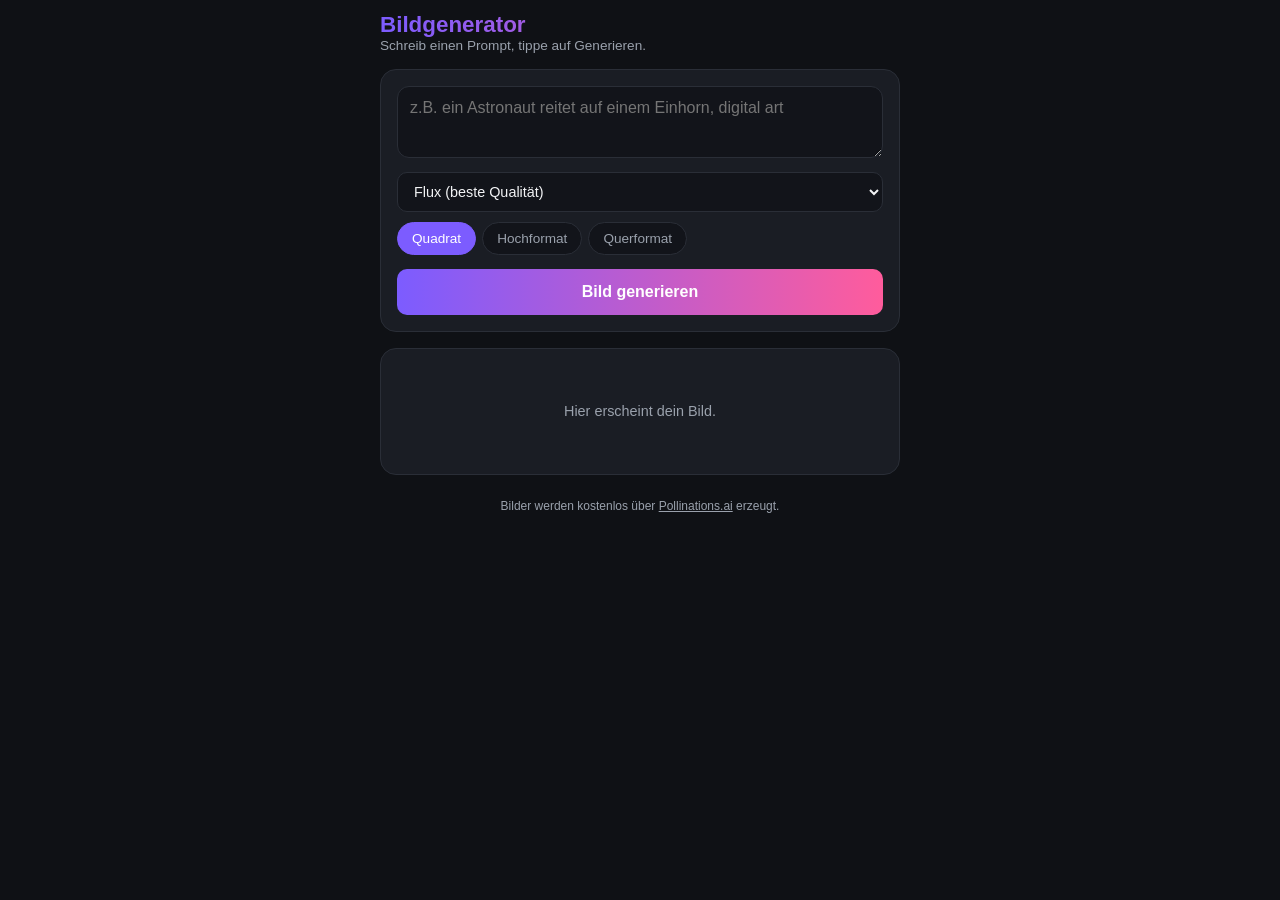
<file: index.html>
<!doctype html>
<html lang="de">
<head>
<meta charset="UTF-8" />
<meta name="viewport" content="width=device-width, initial-scale=1, viewport-fit=cover" />
<title>Bildgenerator</title>
<style>
  :root {
    --bg: #0f1115;
    --card: #1a1d24;
    --border: #2a2e37;
    --text: #f2f3f5;
    --muted: #9aa1ac;
    --accent: #7c5cff;
    --accent-2: #ff5c9c;
  }
  * { box-sizing: border-box; }
  html, body {
    margin: 0;
    padding: 0;
    background: var(--bg);
    color: var(--text);
    font-family: -apple-system, BlinkMacSystemFont, "Segoe UI", Roboto, Helvetica, Arial, sans-serif;
    min-height: 100%;
  }
  body {
    display: flex;
    justify-content: center;
    padding: env(safe-area-inset-top, 16px) 16px calc(env(safe-area-inset-bottom, 16px) + 16px);
  }
  .app {
    width: 100%;
    max-width: 520px;
    display: flex;
    flex-direction: column;
    gap: 16px;
    padding-top: 12px;
  }
  h1 {
    font-size: 1.4rem;
    margin: 0;
    background: linear-gradient(90deg, var(--accent), var(--accent-2));
    -webkit-background-clip: text;
    background-clip: text;
    color: transparent;
  }
  .subtitle {
    margin: 0;
    color: var(--muted);
    font-size: 0.85rem;
  }
  .card {
    background: var(--card);
    border: 1px solid var(--border);
    border-radius: 16px;
    padding: 16px;
  }
  textarea {
    width: 100%;
    min-height: 72px;
    resize: vertical;
    background: #12141a;
    color: var(--text);
    border: 1px solid var(--border);
    border-radius: 12px;
    padding: 12px;
    font-size: 1rem;
    font-family: inherit;
  }
  textarea:focus { outline: 2px solid var(--accent); }
  .row {
    display: flex;
    gap: 8px;
    flex-wrap: wrap;
  }
  select, button {
    font-family: inherit;
    font-size: 0.9rem;
    border-radius: 10px;
    border: 1px solid var(--border);
    padding: 10px 12px;
    background: #12141a;
    color: var(--text);
  }
  select { flex: 1; min-width: 120px; }
  .chip-group {
    display: flex;
    gap: 6px;
    flex-wrap: wrap;
  }
  .chip {
    background: #12141a;
    border: 1px solid var(--border);
    border-radius: 999px;
    padding: 8px 14px;
    font-size: 0.85rem;
    color: var(--muted);
    cursor: pointer;
    user-select: none;
  }
  .chip.active {
    background: var(--accent);
    color: white;
    border-color: var(--accent);
  }
  button.primary {
    background: linear-gradient(90deg, var(--accent), var(--accent-2));
    border: none;
    color: white;
    font-weight: 600;
    padding: 14px;
    font-size: 1rem;
    cursor: pointer;
    width: 100%;
  }
  button.primary:disabled {
    opacity: 0.6;
  }
  button.secondary {
    background: transparent;
    color: var(--text);
    cursor: pointer;
    flex: 1;
  }
  .result {
    display: flex;
    flex-direction: column;
    align-items: center;
    gap: 12px;
    min-height: 120px;
    justify-content: center;
  }
  .result img {
    width: 100%;
    border-radius: 12px;
    display: block;
  }
  .placeholder {
    color: var(--muted);
    font-size: 0.9rem;
    text-align: center;
    padding: 24px 0;
  }
  .spinner {
    width: 36px;
    height: 36px;
    border: 3px solid var(--border);
    border-top-color: var(--accent);
    border-radius: 50%;
    animation: spin 0.8s linear infinite;
  }
  @keyframes spin { to { transform: rotate(360deg); } }
  .error { color: #ff6b6b; font-size: 0.85rem; }
  .actions { display: flex; gap: 8px; }
  a.download-link {
    text-decoration: none;
  }
  .history {
    display: grid;
    grid-template-columns: repeat(4, 1fr);
    gap: 8px;
  }
  .history img {
    width: 100%;
    aspect-ratio: 1 / 1;
    object-fit: cover;
    border-radius: 8px;
    cursor: pointer;
    border: 1px solid var(--border);
  }
  footer {
    text-align: center;
    color: var(--muted);
    font-size: 0.75rem;
    margin-top: 8px;
  }
  footer a { color: var(--muted); }
</style>
</head>
<body>
<div class="app">
  <div>
    <h1>Bildgenerator</h1>
    <p class="subtitle">Schreib einen Prompt, tippe auf Generieren.</p>
  </div>

  <div class="card">
    <textarea id="prompt" placeholder="z.B. ein Astronaut reitet auf einem Einhorn, digital art"></textarea>

    <div class="row" style="margin-top:10px;">
      <select id="model">
        <option value="flux">Flux (beste Qualität)</option>
        <option value="turbo">Turbo (schnell)</option>
        <option value="flux-realism">Flux Realism</option>
        <option value="flux-anime">Flux Anime</option>
        <option value="flux-3d">Flux 3D</option>
      </select>
    </div>

    <div class="chip-group" style="margin-top:10px;" id="ratio-group">
      <div class="chip active" data-w="1024" data-h="1024">Quadrat</div>
      <div class="chip" data-w="1024" data-h="1536">Hochformat</div>
      <div class="chip" data-w="1536" data-h="1024">Querformat</div>
    </div>

    <div style="margin-top:14px;">
      <button class="primary" id="generate">Bild generieren</button>
    </div>
  </div>

  <div class="card result" id="result">
    <p class="placeholder" id="placeholder">Hier erscheint dein Bild.</p>
  </div>

  <div id="historyCard" class="card" style="display:none;">
    <p class="subtitle" style="margin-bottom:8px;">Letzte Bilder</p>
    <div class="history" id="history"></div>
  </div>

  <footer>Bilder werden kostenlos über <a href="https://pollinations.ai" target="_blank" rel="noopener">Pollinations.ai</a> erzeugt.</footer>
</div>

<script>
  const promptEl = document.getElementById('prompt');
  const modelEl = document.getElementById('model');
  const generateBtn = document.getElementById('generate');
  const resultEl = document.getElementById('result');
  const historyCard = document.getElementById('historyCard');
  const historyEl = document.getElementById('history');
  const ratioGroup = document.getElementById('ratio-group');

  let width = 1024, height = 1024;
  const history = [];

  ratioGroup.addEventListener('click', (e) => {
    const chip = e.target.closest('.chip');
    if (!chip) return;
    [...ratioGroup.children].forEach(c => c.classList.remove('active'));
    chip.classList.add('active');
    width = Number(chip.dataset.w);
    height = Number(chip.dataset.h);
  });

  function buildUrl(prompt, model, seed) {
    const encoded = encodeURIComponent(prompt.trim());
    const params = new URLSearchParams({
      width: String(width),
      height: String(height),
      seed: String(seed),
      model,
      nologo: 'true'
    });
    return `https://image.pollinations.ai/prompt/${encoded}?${params.toString()}`;
  }

  function setResultLoading() {
    resultEl.innerHTML = '<div class="spinner"></div><p class="placeholder">Bild wird generiert…</p>';
  }

  function setResultError(message) {
    resultEl.innerHTML = `<p class="error">${message}</p>`;
  }

  function setResultImage(url, prompt) {
    resultEl.innerHTML = '';
    const img = document.createElement('img');
    img.src = url;
    img.alt = prompt;
    resultEl.appendChild(img);

    const actions = document.createElement('div');
    actions.className = 'actions';

    const downloadLink = document.createElement('a');
    downloadLink.href = url;
    downloadLink.download = 'bild.jpg';
    downloadLink.target = '_blank';
    downloadLink.rel = 'noopener';
    downloadLink.className = 'download-link';
    const downloadBtn = document.createElement('button');
    downloadBtn.className = 'secondary';
    downloadBtn.textContent = 'Herunterladen';
    downloadLink.appendChild(downloadBtn);

    const regenBtn = document.createElement('button');
    regenBtn.className = 'secondary';
    regenBtn.textContent = 'Neu generieren';
    regenBtn.addEventListener('click', () => generate(prompt, true));

    actions.appendChild(downloadLink);
    actions.appendChild(regenBtn);
    resultEl.appendChild(actions);
  }

  function addToHistory(url, prompt) {
    history.unshift({ url, prompt });
    if (history.length > 8) history.pop();
    historyCard.style.display = 'block';
    historyEl.innerHTML = '';
    history.forEach(item => {
      const img = document.createElement('img');
      img.src = item.url;
      img.alt = item.prompt;
      img.title = item.prompt;
      img.addEventListener('click', () => setResultImage(item.url, item.prompt));
      historyEl.appendChild(img);
    });
  }

  function generate(promptOverride, forceNewSeed) {
    const prompt = (promptOverride ?? promptEl.value).trim();
    if (!prompt) {
      promptEl.focus();
      return;
    }
    generateBtn.disabled = true;
    setResultLoading();

    const seed = Math.floor(Math.random() * 1_000_000_000);
    const url = buildUrl(prompt, modelEl.value, seed);

    const preload = new Image();
    preload.onload = () => {
      generateBtn.disabled = false;
      setResultImage(url, prompt);
      addToHistory(url, prompt);
    };
    preload.onerror = () => {
      generateBtn.disabled = false;
      setResultError('Bild konnte nicht geladen werden. Bitte nochmal versuchen.');
    };
    preload.src = url;
  }

  generateBtn.addEventListener('click', () => generate());
  promptEl.addEventListener('keydown', (e) => {
    if (e.key === 'Enter' && (e.metaKey || e.ctrlKey)) {
      generate();
    }
  });
</script>
</body>
</html>
</file>
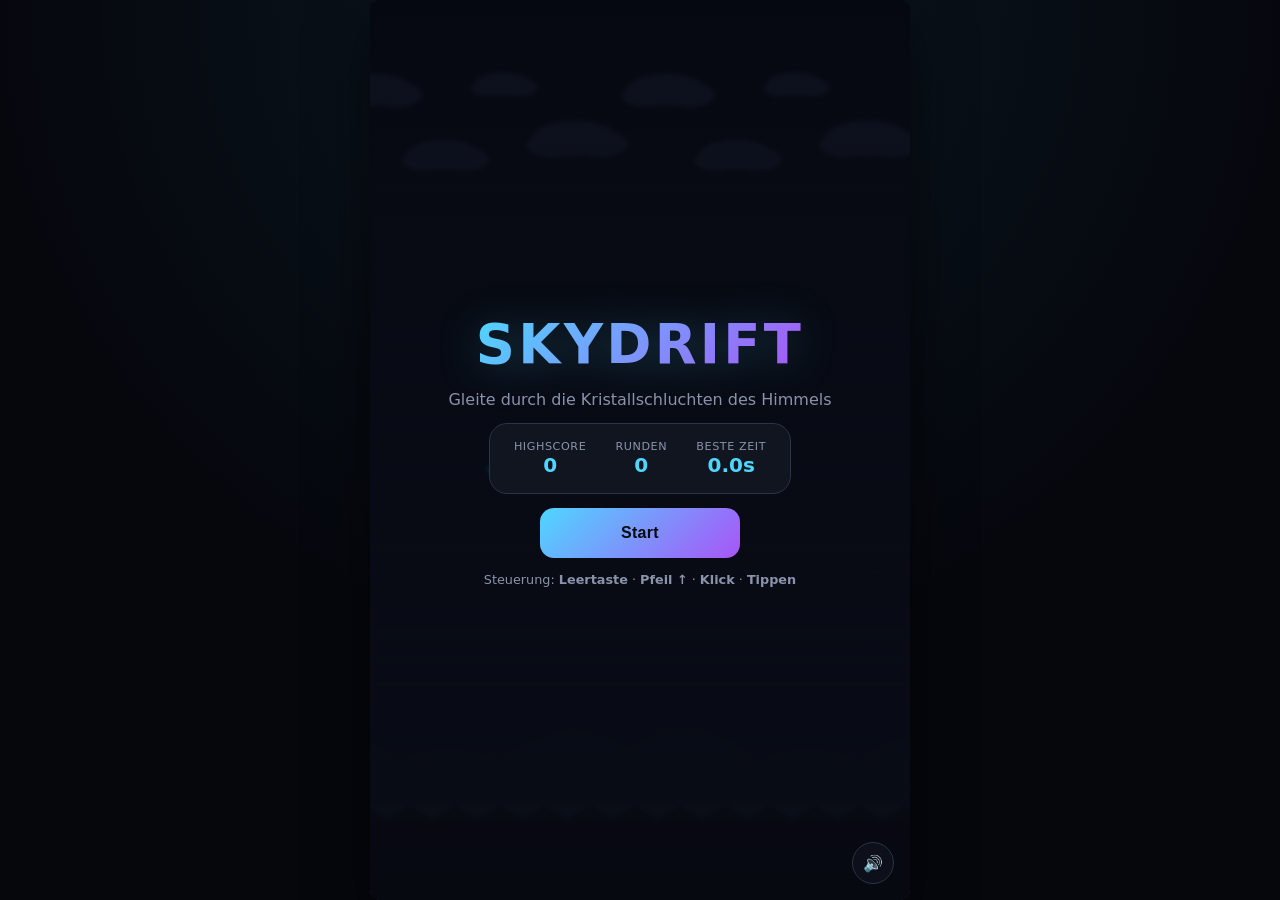
<file: game/index.html>
<!doctype html>
<html lang="de">
<head>
<meta charset="UTF-8" />
<meta name="viewport" content="width=device-width, initial-scale=1, maximum-scale=1, user-scalable=no, viewport-fit=cover" />
<title>SKYDRIFT – Arcade Flugspiel</title>
<meta name="description" content="SKYDRIFT: Ein eigenständiges 2D-Arcade-Geschicklichkeitsspiel im Browser. Weiche Hindernissen aus und sammle Punkte." />
<meta name="theme-color" content="#0a0e17" />
<link rel="stylesheet" href="style.css" />
</head>
<body>

<div id="app">
  <div id="game-wrapper">
    <canvas id="game-canvas" aria-label="SKYDRIFT Spielfläche"></canvas>

    <!-- HUD: waehrend PLAYING/PAUSED sichtbar -->
    <div id="hud" class="hidden" aria-live="polite">
      <div id="score-display">0</div>
      <button id="pause-btn" class="icon-btn" type="button" aria-label="Pause">❚❚</button>
    </div>

    <!-- MENU State -->
    <section id="screen-menu" class="screen">
      <div class="screen-inner">
        <h1 class="game-title">SKYDRIFT</h1>
        <p class="tagline">Gleite durch die Kristallschluchten des Himmels</p>

        <div class="stats-box">
          <div class="stat">
            <span class="stat-label">Highscore</span>
            <span class="stat-value" id="menu-highscore">0</span>
          </div>
          <div class="stat">
            <span class="stat-label">Runden</span>
            <span class="stat-value" id="menu-rounds">0</span>
          </div>
          <div class="stat">
            <span class="stat-label">Beste Zeit</span>
            <span class="stat-value" id="menu-besttime">0.0s</span>
          </div>
        </div>

        <button id="start-btn" class="btn btn-primary" type="button">Start</button>

        <p class="controls-hint">
          Steuerung: <strong>Leertaste</strong> · <strong>Pfeil ↑</strong> · <strong>Klick</strong> · <strong>Tippen</strong>
        </p>
      </div>

      <button id="mute-btn-menu" class="icon-btn mute-btn" type="button" aria-label="Ton umschalten">🔊</button>
    </section>

    <!-- PAUSED State -->
    <section id="screen-pause" class="screen hidden">
      <div class="screen-inner">
        <h2>Pausiert</h2>
        <button id="resume-btn" class="btn btn-primary" type="button">Fortsetzen</button>
        <button id="restart-btn-pause" class="btn btn-secondary" type="button">Neustart</button>
        <button id="menu-btn-pause" class="btn btn-ghost" type="button">Zurück zum Menü</button>
      </div>
    </section>

    <!-- GAME_OVER State -->
    <section id="screen-gameover" class="screen hidden">
      <div class="screen-inner">
        <h2>Game Over</h2>
        <div id="new-highscore-badge" class="hidden">🏆 Neuer Highscore!</div>
        <div class="stats-box">
          <div class="stat">
            <span class="stat-label">Score</span>
            <span class="stat-value" id="gameover-score">0</span>
          </div>
          <div class="stat">
            <span class="stat-label">Highscore</span>
            <span class="stat-value" id="gameover-highscore">0</span>
          </div>
        </div>
        <button id="restart-btn-gameover" class="btn btn-primary" type="button">Neustart</button>
        <button id="menu-btn-gameover" class="btn btn-ghost" type="button">Zurück zum Menü</button>
      </div>
    </section>

    <!-- Debug Overlay (Taste D) -->
    <div id="debug-panel" class="hidden"></div>

    <!-- Dev/Cheat Panel (nur mit ?dev=1 in der URL) -->
    <div id="dev-panel" class="hidden"></div>
  </div>
</div>

<script src="game.js" defer></script>
</body>
</html>
</file>
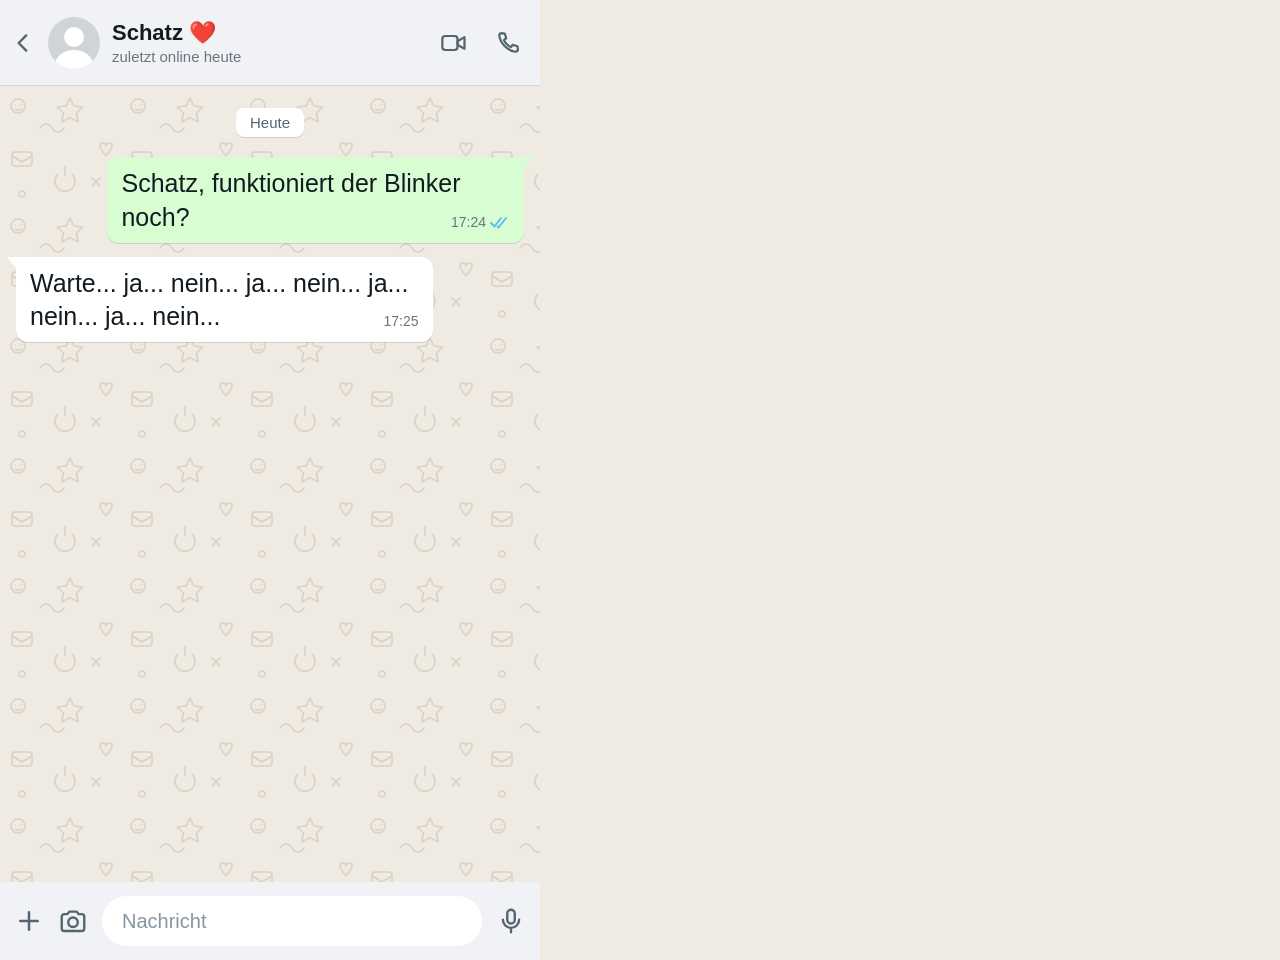
<file: whatsapp-blinker/chat.html>
<!doctype html>
<html lang="de">
<head>
<meta charset="utf-8">
<title>Blinker-Chat</title>
<style>
  * { box-sizing: border-box; margin: 0; padding: 0; }
  html, body { width: 540px; height: 960px; overflow: hidden; }
  body {
    font-family: "Segoe UI", "Helvetica Neue", Roboto, "Noto Sans", Arial, sans-serif;
    background: #efeae2;
    display: flex; flex-direction: column;
    color: #111b21;
  }

  /* Header */
  .header {
    height: 86px; background: #f0f2f5;
    display: flex; align-items: center; gap: 12px;
    padding: 0 18px 0 10px;
    border-bottom: 1px solid #d1d7db;
    position: relative; z-index: 2;
  }
  .back { width: 26px; height: 26px; }
  .avatar {
    width: 52px; height: 52px; border-radius: 50%;
    background: #cfd4d6; overflow: hidden; flex: none;
    display: flex; align-items: flex-end; justify-content: center;
  }
  .who { flex: 1; min-width: 0; }
  .name { font-size: 22px; font-weight: 700; line-height: 1.2; }
  .status { font-size: 15px; color: #667781; margin-top: 2px; }
  .icons { display: flex; gap: 26px; align-items: center; }
  .icons svg { width: 28px; height: 28px; }

  /* Chat area */
  .chat {
    flex: 1; position: relative; overflow: hidden;
    padding: 22px 16px;
    display: flex; flex-direction: column; gap: 14px;
    background-color: #efeae2;
    background-image: url("data:image/svg+xml,%3Csvg xmlns='http://www.w3.org/2000/svg' width='120' height='120' viewBox='0 0 120 120'%3E%3Cg fill='none' stroke='%23d9d2c5' stroke-width='1.6' stroke-linecap='round' stroke-linejoin='round'%3E%3Ccircle cx='18' cy='20' r='7'/%3E%3Cpath d='M15 19h.01M21 19h.01M15 23q3 2.5 6 0'/%3E%3Cpath d='M70 12l4 8 9 1-6.5 6 1.7 9-8.2-4.5-8.2 4.5 1.7-9-6.5-6 9-1z'/%3E%3Cpath d='M100 60c0-4 6-4 6 0 0-4 6-4 6 0 0 5-6 8-6 10 0-2-6-5-6-10z'/%3E%3Crect x='12' y='66' width='20' height='14' rx='3'/%3E%3Cpath d='M12 70l10 6 10-6'/%3E%3Cpath d='M58 88a10 10 0 1 0 14 0M65 80v10'/%3E%3Cpath d='M40 42q6-8 12 0t12 0'/%3E%3Cpath d='M92 100l8-8m-8 0l8 8'/%3E%3Ccircle cx='22' cy='108' r='3'/%3E%3C/g%3E%3C/svg%3E");
  }
  .date {
    align-self: center; background: #ffffff; color: #54656f;
    font-size: 15px; padding: 6px 14px; border-radius: 8px;
    box-shadow: 0 1px 0.5px rgba(11,20,26,.13);
    margin-bottom: 6px;
  }
  .bubble {
    max-width: 82%; position: relative;
    padding: 10px 14px 8px 14px;
    border-radius: 12px;
    font-size: 25px; line-height: 1.35;
    box-shadow: 0 1px 0.5px rgba(11,20,26,.13);
  }
  .bubble .meta {
    float: right; margin: 12px 0 -4px 12px;
    font-size: 14px; color: #667781;
    display: inline-flex; align-items: center; gap: 4px;
  }
  .out { align-self: flex-end; background: #d9fdd3; border-top-right-radius: 0; }
  .in  { align-self: flex-start; background: #ffffff; border-top-left-radius: 0; }
  .out::after, .in::after {
    content: ""; position: absolute; top: 0; width: 12px; height: 14px;
  }
  .out::after { right: -10px; background: #d9fdd3; clip-path: polygon(0 0, 100% 0, 0 100%); }
  .in::after  { left: -10px;  background: #ffffff; clip-path: polygon(0 0, 100% 0, 100% 100%); }
  .ticks { width: 20px; height: 13px; }

  /* Input bar */
  .bar {
    height: 78px; background: #f0f2f5;
    display: flex; align-items: center; gap: 14px;
    padding: 0 14px;
  }
  .bar svg { width: 30px; height: 30px; flex: none; }
  .input {
    flex: 1; height: 50px; background: #fff; border-radius: 25px;
    display: flex; align-items: center; padding: 0 20px;
    font-size: 20px; color: #8696a0;
  }
</style>
</head>
<body>
  <div class="header">
    <svg class="back" viewBox="0 0 24 24" fill="none" stroke="#54656f" stroke-width="2.2" stroke-linecap="round" stroke-linejoin="round"><path d="M15 5l-7 7 7 7"/></svg>
    <div class="avatar">
      <svg width="52" height="52" viewBox="0 0 52 52"><circle cx="26" cy="20" r="10" fill="#fff"/><path d="M6 52c0-12 9-19 20-19s20 7 20 19z" fill="#fff"/></svg>
    </div>
    <div class="who">
      <div class="name">Schatz ❤️</div>
      <div class="status">zuletzt online heute</div>
    </div>
    <div class="icons">
      <svg viewBox="0 0 24 24" fill="none" stroke="#54656f" stroke-width="1.9" stroke-linejoin="round"><rect x="2" y="6" width="13" height="12" rx="2.5"/><path d="M15 10.5l6-3.5v10l-6-3.5z"/></svg>
      <svg viewBox="0 0 24 24" fill="none" stroke="#54656f" stroke-width="1.9" stroke-linejoin="round"><path d="M6.6 3.5l2.6.4 1.3 4-2 1.6a12 12 0 0 0 6 6l1.6-2 4 1.3.4 2.6c0 1.2-1 2.1-2.2 2.1A17 17 0 0 1 4.5 5.7C4.5 4.5 5.4 3.5 6.6 3.5z"/></svg>
    </div>
  </div>

  <div class="chat">
    <div class="date">Heute</div>

    <div class="bubble out">
      Schatz, funktioniert der Blinker noch?
      <span class="meta">17:24
        <svg class="ticks" viewBox="0 0 20 13" fill="none" stroke="#53bdeb" stroke-width="1.8" stroke-linecap="round" stroke-linejoin="round"><path d="M1 7l3.5 3.5L11 2"/><path d="M7.5 10.5L8.5 11.5 16 2"/></svg>
      </span>
    </div>

    <div class="bubble in">
      Warte... ja... nein... ja... nein... ja... nein... ja... nein...
      <span class="meta">17:25</span>
    </div>
  </div>

  <div class="bar">
    <svg viewBox="0 0 24 24" fill="none" stroke="#54656f" stroke-width="2" stroke-linecap="round"><path d="M12 5v14M5 12h14"/></svg>
    <svg viewBox="0 0 24 24" fill="none" stroke="#54656f" stroke-width="1.9" stroke-linejoin="round"><path d="M3 8.5A2 2 0 0 1 5 6.5h2.5L9 4.5h6l1.5 2H19a2 2 0 0 1 2 2V18a2 2 0 0 1-2 2H5a2 2 0 0 1-2-2z"/><circle cx="12" cy="13" r="3.8"/></svg>
    <div class="input">Nachricht</div>
    <svg viewBox="0 0 24 24" fill="none" stroke="#54656f" stroke-width="1.9" stroke-linecap="round"><rect x="9" y="3" width="6" height="11" rx="3"/><path d="M5.5 11a6.5 6.5 0 0 0 13 0M12 17.5V21"/></svg>
  </div>
</body>
</html>
</file>
<file: game/style.css>
/* ==========================================================================
   SKYDRIFT – Stylesheet
   Dunkles Arcade-Theme, responsive Letterbox-Layout rund um das Canvas.
   ========================================================================== */

:root {
  --bg-deep: #05070d;
  --bg-panel: #10151f;
  --bg-panel-alt: #161d2b;
  --border: #29344a;
  --text: #eef2ff;
  --text-dim: #8b93ab;
  --accent: #4fd6ff;
  --accent-2: #a855f7;
  --danger: #ff5470;
  --success: #34e0a1;
  --radius: 18px;
}

* {
  box-sizing: border-box;
}

html, body {
  margin: 0;
  padding: 0;
  width: 100%;
  height: 100%;
  background: var(--bg-deep);
  color: var(--text);
  font-family: "Segoe UI", system-ui, -apple-system, Roboto, sans-serif;
  overflow: hidden;
  -webkit-tap-highlight-color: transparent;
  user-select: none;
  -webkit-user-select: none;
}

#app {
  width: 100vw;
  height: 100dvh;
  display: flex;
  align-items: center;
  justify-content: center;
  background: radial-gradient(circle at 50% 0%, rgba(79, 214, 255, 0.08), transparent 60%),
    var(--bg-deep);
}

/* Wrapper wird per JS exakt auf die sichtbare Canvas-Groesse gesetzt,
   damit alle Overlays (Menue, Pause, Game Over) passgenau ausgerichtet sind. */
#game-wrapper {
  position: relative;
  box-shadow: 0 20px 60px rgba(0, 0, 0, 0.55);
  border-radius: 10px;
  overflow: hidden;
  background: #000;
  touch-action: none;
}

#game-canvas {
  display: block;
  width: 100%;
  height: 100%;
  touch-action: none;
}

/* ---------------- HUD ---------------- */

#hud {
  position: absolute;
  top: 0;
  left: 0;
  right: 0;
  display: flex;
  align-items: center;
  justify-content: space-between;
  padding: max(10px, env(safe-area-inset-top)) 14px 0;
  pointer-events: none;
  z-index: 5;
}

#hud.hidden {
  display: none;
}

#score-display {
  font-size: clamp(1.6rem, 6vw, 2.4rem);
  font-weight: 800;
  letter-spacing: 0.02em;
  text-shadow: 0 2px 10px rgba(0, 0, 0, 0.6), 0 0 18px rgba(79, 214, 255, 0.35);
  min-width: 1ch;
}

.icon-btn {
  pointer-events: all;
  width: 42px;
  height: 42px;
  border-radius: 50%;
  border: 1px solid var(--border);
  background: rgba(16, 21, 31, 0.75);
  color: var(--text);
  font-size: 1rem;
  cursor: pointer;
  display: flex;
  align-items: center;
  justify-content: center;
  backdrop-filter: blur(4px);
}

.icon-btn:active {
  transform: scale(0.92);
}

/* ---------------- Screens (Menu / Pause / Game Over) ---------------- */

.screen {
  position: absolute;
  inset: 0;
  display: flex;
  flex-direction: column;
  align-items: center;
  justify-content: center;
  text-align: center;
  padding: 20px;
  background: linear-gradient(180deg, rgba(5, 7, 13, 0.72), rgba(5, 7, 13, 0.88));
  backdrop-filter: blur(2px);
  z-index: 10;
  animation: fadeIn 0.25s ease-out;
  overflow-y: auto;
}

.screen.hidden {
  display: none;
}

.screen-inner {
  display: flex;
  flex-direction: column;
  align-items: center;
  gap: 14px;
  max-width: 92%;
}

.game-title {
  margin: 0;
  font-size: clamp(2.2rem, 10vw, 3.4rem);
  font-weight: 900;
  letter-spacing: 0.06em;
  background: linear-gradient(135deg, var(--accent), var(--accent-2));
  -webkit-background-clip: text;
  background-clip: text;
  color: transparent;
  filter: drop-shadow(0 4px 20px rgba(79, 214, 255, 0.25));
}

.tagline {
  margin: 0;
  color: var(--text-dim);
  font-size: clamp(0.85rem, 3vw, 1rem);
}

#screen-pause h2,
#screen-gameover h2 {
  margin: 0;
  font-size: clamp(1.6rem, 7vw, 2.2rem);
  letter-spacing: 0.03em;
}

.stats-box {
  display: flex;
  gap: 10px;
  flex-wrap: wrap;
  justify-content: center;
  background: var(--bg-panel);
  border: 1px solid var(--border);
  border-radius: var(--radius);
  padding: 12px 16px;
}

.stat {
  display: flex;
  flex-direction: column;
  align-items: center;
  min-width: 74px;
  padding: 4px 8px;
}

.stat-label {
  font-size: 0.7rem;
  color: var(--text-dim);
  text-transform: uppercase;
  letter-spacing: 0.05em;
}

.stat-value {
  font-size: 1.25rem;
  font-weight: 700;
  color: var(--accent);
}

.btn {
  min-width: 200px;
  min-height: 50px;
  border-radius: 14px;
  border: 1px solid var(--border);
  font-size: 1rem;
  font-weight: 700;
  cursor: pointer;
  padding: 0 20px;
  letter-spacing: 0.02em;
  transition: transform 0.1s ease;
}

.btn:active {
  transform: scale(0.96);
}

.btn-primary {
  background: linear-gradient(135deg, var(--accent), var(--accent-2));
  color: #06090f;
  border: none;
}

.btn-secondary {
  background: var(--bg-panel-alt);
  color: var(--text);
}

.btn-ghost {
  background: transparent;
  color: var(--text-dim);
}

.controls-hint {
  margin: 0;
  font-size: 0.8rem;
  color: var(--text-dim);
}

.mute-btn {
  position: absolute;
  bottom: max(16px, env(safe-area-inset-bottom));
  right: 16px;
}

#new-highscore-badge {
  background: linear-gradient(135deg, var(--success), var(--accent));
  color: #06090f;
  font-weight: 800;
  padding: 8px 16px;
  border-radius: 999px;
  animation: pulseBadge 0.9s ease-in-out infinite;
}

#new-highscore-badge.hidden {
  display: none;
}

@keyframes pulseBadge {
  0%, 100% { transform: scale(1); }
  50% { transform: scale(1.08); }
}

@keyframes fadeIn {
  from { opacity: 0; }
  to { opacity: 1; }
}

/* ---------------- Debug Overlay ---------------- */

#debug-panel {
  position: absolute;
  top: 8px;
  left: 8px;
  z-index: 20;
  background: rgba(0, 0, 0, 0.65);
  border: 1px solid rgba(79, 214, 255, 0.4);
  border-radius: 8px;
  padding: 8px 10px;
  font-family: "Courier New", monospace;
  font-size: 11px;
  line-height: 1.5;
  color: #9dfcff;
  white-space: pre;
  pointer-events: none;
}

#debug-panel.hidden {
  display: none;
}

/* ---------------- Dev / Cheat Panel ---------------- */

#dev-panel {
  position: absolute;
  bottom: 8px;
  left: 8px;
  right: 8px;
  z-index: 25;
  background: rgba(20, 4, 30, 0.85);
  border: 1px solid var(--accent-2);
  border-radius: 10px;
  padding: 10px;
  font-size: 12px;
  color: var(--text);
  display: flex;
  flex-direction: column;
  gap: 6px;
  max-height: 40%;
  overflow-y: auto;
}

#dev-panel.hidden {
  display: none;
}

#dev-panel h3 {
  margin: 0 0 4px;
  font-size: 12px;
  color: var(--accent-2);
  text-transform: uppercase;
  letter-spacing: 0.05em;
}

#dev-panel label {
  display: flex;
  align-items: center;
  gap: 6px;
  justify-content: space-between;
}

#dev-panel button {
  background: var(--bg-panel-alt);
  color: var(--text);
  border: 1px solid var(--border);
  border-radius: 6px;
  padding: 4px 8px;
  cursor: pointer;
  font-size: 11px;
}

/* ---------------- Screenshake ---------------- */

.shake {
  animation: shakeAnim 0.4s ease;
}

@keyframes shakeAnim {
  0% { transform: translate(0, 0); }
  20% { transform: translate(-6px, 4px); }
  40% { transform: translate(6px, -4px); }
  60% { transform: translate(-4px, -3px); }
  80% { transform: translate(4px, 3px); }
  100% { transform: translate(0, 0); }
}

/* ---------------- Responsive tweaks ---------------- */

@media (max-width: 420px) {
  .btn {
    min-width: 72vw;
  }
}

@media (orientation: landscape) and (max-height: 480px) {
  .game-title {
    font-size: clamp(1.6rem, 8vh, 2.4rem);
  }
  .screen-inner {
    gap: 8px;
  }
  .stats-box {
    padding: 8px 12px;
  }
}
</file>
